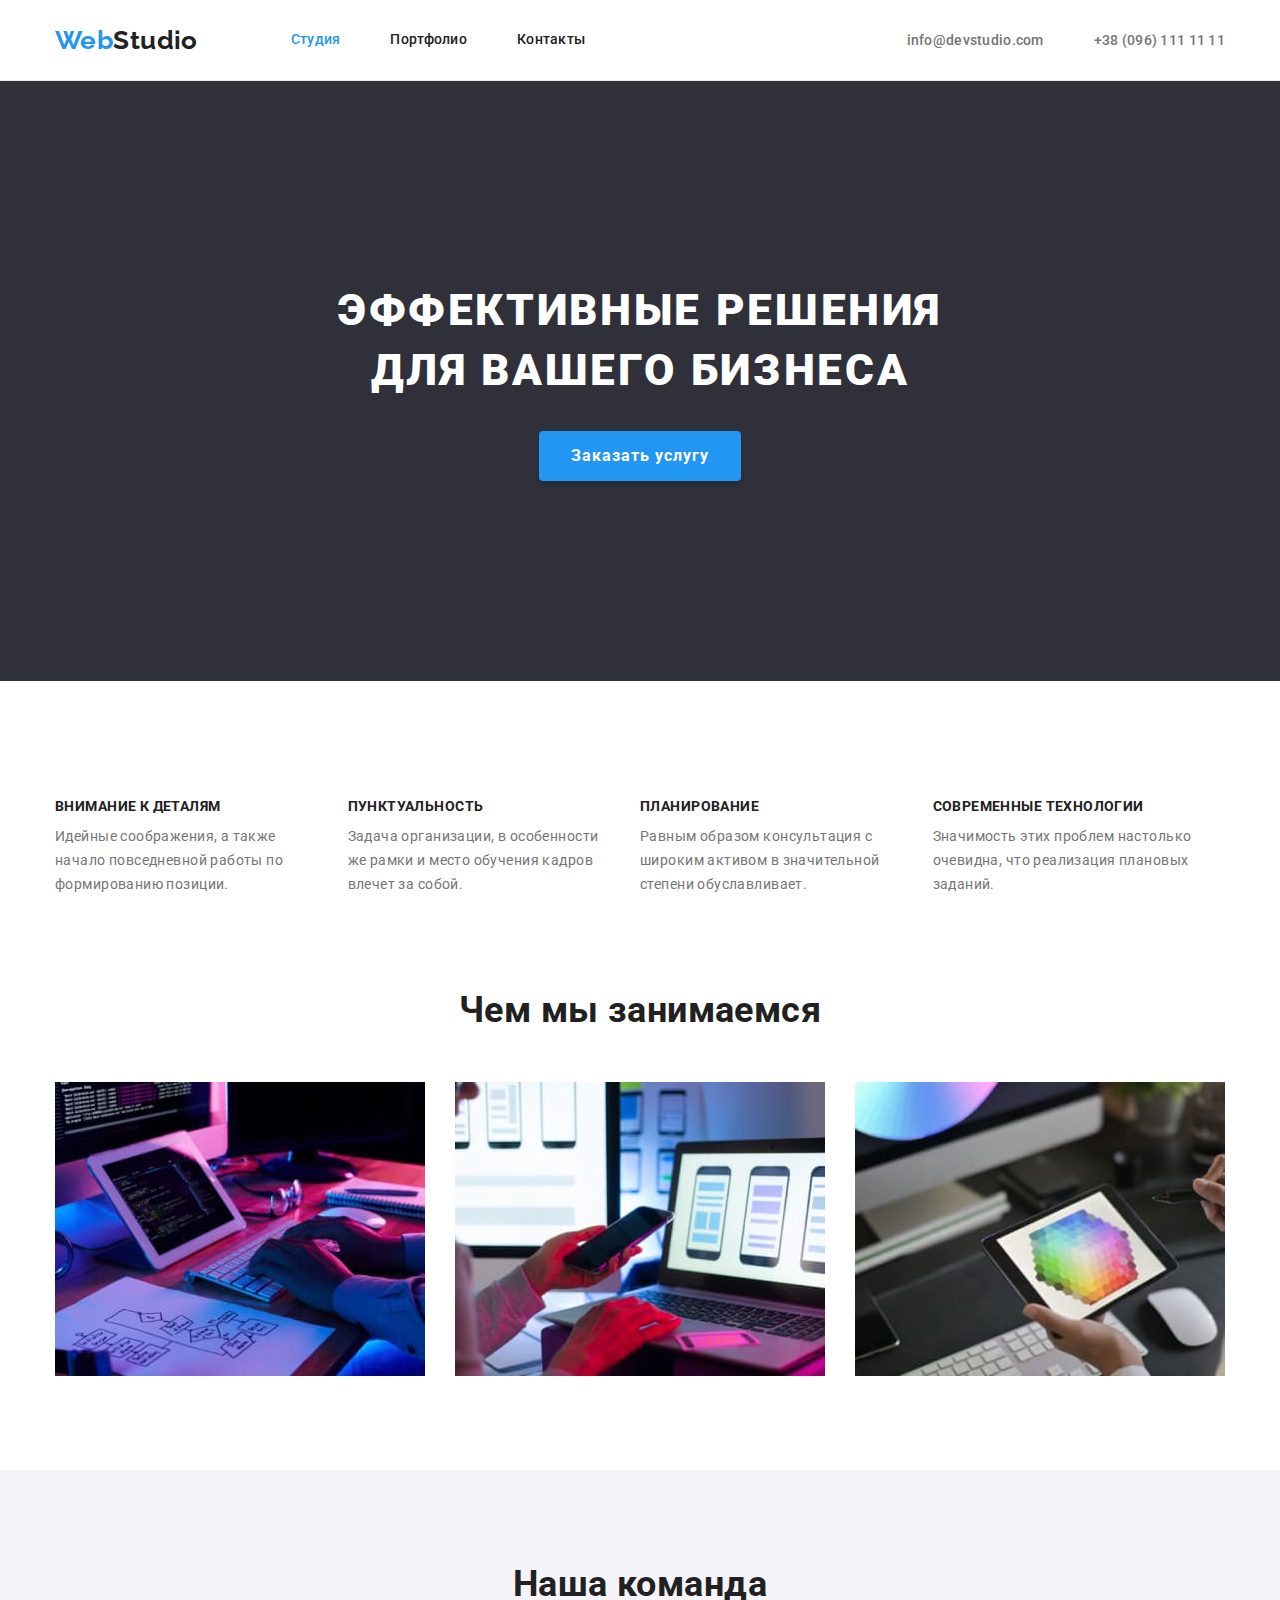
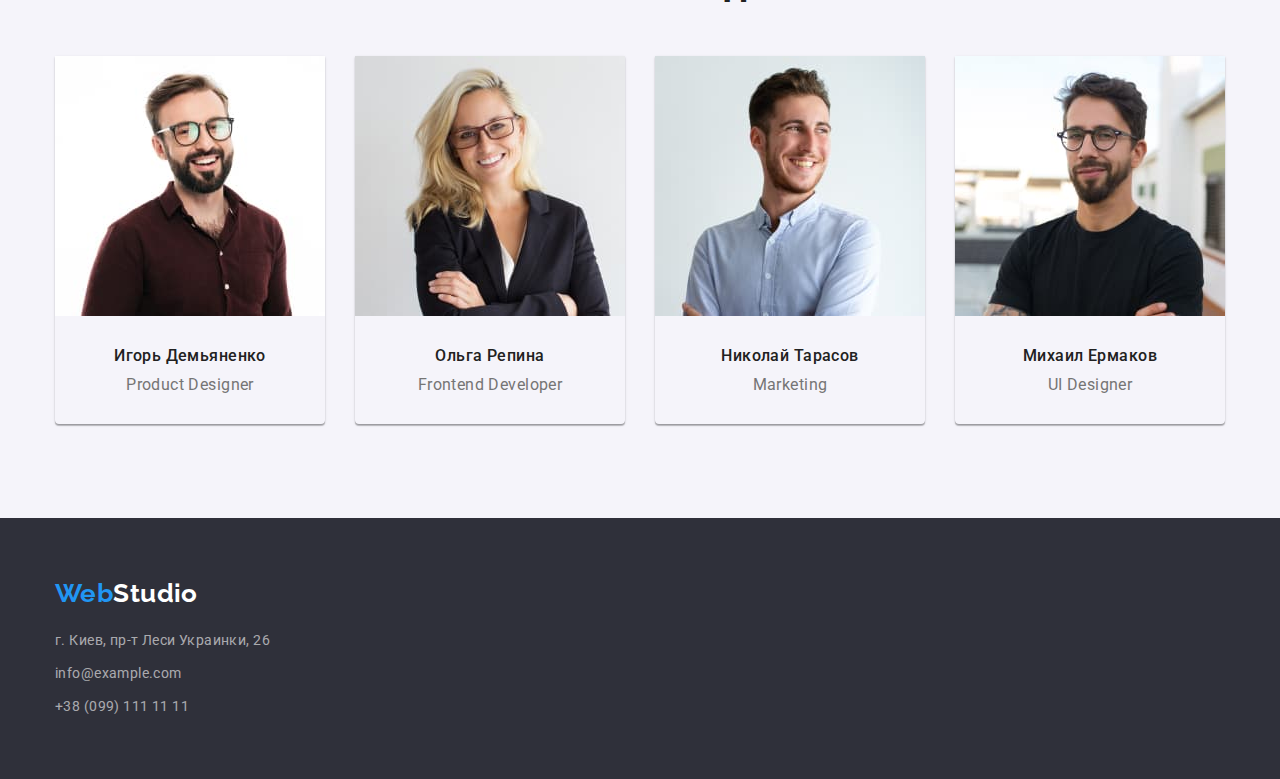
<file: index.html>
<!DOCTYPE html>
<html lang="ru">

<head>
	<meta charset="UTF-8">
	<meta http-equiv="X-UA-Compatible" content="IE=edge">
	<meta name="viewport" content="width=device-width, initial-scale=1.0">
	<title>Веб-студия</title>

	<link rel="preconnect" href="https://fonts.googleapis.com">
	<link rel="preconnect" href="https://fonts.gstatic.com" crossorigin>
	<link
		href="https://fonts.googleapis.com/css2?family=Raleway:wght@700&family=Roboto:wght@400;500;700;900&display=swap"
		rel="stylesheet">

	<link rel="stylesheet" href="https://cdnjs.cloudflare.com/ajax/libs/modern-normalize/1.1.0/modern-normalize.min.css">

	<link rel="stylesheet" href="css/style.css">
</head>


<body>
	<!-- верхняя линия -->
	<header class="header-section">
		<div class="container flex">
			<nav>
				<a class="nav__logo" href="./index.html"><span class="logo-1">Web</span>Studio</a>
				<ul class="nav">
					<li class="nav-item"><a class="nav__link current" href="./index.html">Студия</a></li>
					<li class="nav-item"><a class="nav__link" href="./portfolio.html">Портфолио</a></li>
					<li class="nav-item"><a class="nav__link" href="./index.html">Контакты</a></li>
				</ul>
			</nav>

			<ul class="contacts">
				<li class="contacts-item"><a class="contacts-link" href="mailto:info@devstudio.com">info@devstudio.com</a>
				</li>
				<li class="contacts-item"><a class="contacts-link" href="tel:+380961111111">+38 (096) 111 11 11</a></li>
			</ul>
		</div>
	</header>

	<main>
		<!-- Шапка -->
		<section class="hero-section">
			<!-- Герой -->
			<div class="container">
				<h1 class="hero-title">Эффективные решения для вашего бизнеса</h1>
				<button type="button" class="hero-button">Заказать услугу</button>
			</div>
		</section>


		<!-- Особенности -->
		<section class="section features-section">
			<div class="container">

				<h2 class="title-hiden">Особенности</h2>
				<ul class="features">
					<li class="features-item">
						<div class="features-content">
							<h3 class="features__title">Внимание к деталям</h3>
							<p class="features__text">Идейные соображения, а также начало повседневной работы по формированию
								позиции.</p>
						</div>
					</li>
					<li class="features-item">
						<div class="features-content">
							<h3 class="features__title">Пунктуальность</h3>
							<p class="features__text">Задача организации, в особенности же рамки и место обучения кадров влечет
								за
								собой.</p>
						</div>
					</li>
					<li class="features-item">
						<div class="features-content">
							<h3 class="features__title">Планирование</h3>
							<p class="features__text">Равным образом консультация с широким активом в значительной степени
								обуславливает.</p>
						</div>
					</li>
					<li class="features-item">
						<div class="features-content">
							<h3 class="features__title">Современные технологии</h3>
							<p class="features__text">Значимость этих проблем настолько очевидна, что реализация плановых
								заданий.
							</p>
						</div>
					</li>
				</ul>
			</div>
		</section>

		<!-- Чем мы занимаемся -->
		<section class="section skill-section">

			<div class="container">
				<h2 class="skill-title">Чем мы занимаемся</h2>
				<ul class="skill">
					<li class="skill-item">
						<img class="skill-img" src="./images/img.jpg" height="294" width="370" alt="Десктопная разработка">
					</li>
					<li class="skill-item">
						<img class="skill-img" src="./images/img-1.jpg" height="294" width="370" alt="Мобильная разработка">
					</li>
					<li class="skill-item">
						<img class="skill-img" src="./images/img-2.jpg" height="294" width="370" alt="Дизайнерские решения">
					</li>
				</ul>
			</div>
		</section>


		<!-- Наша команда -->
		<section class="workers-section section">
			<div class="container">

				<h2 class="workers__title">Наша команда</h2>
				<ul class="workers">
					<li class="workers__card">
						<img src="./images/workers/img-3.jpg" height="260" width="270" alt="Фото Игоря Демьяненко">

						<div class="card-content">
							<h3 class="workers__card-title">Игорь Демьяненко</h3>
							<p class="workers__card-text">Product Designer</p>
						</div>
					</li>

					<li class="workers__card">
						<img src="./images/workers/img-4.jpg" height="260" width="270" alt="Фото Ольги Репиной">

						<div class="card-content">
							<h3 class="workers__card-title">Ольга Репина</h3>
							<p class="workers__card-text">Frontend Developer</p>
						</div>
					</li>

					<li class="workers__card">
						<img src="./images/workers/img-5.jpg" height="260" width="270" alt="Фото Николая Тарасова">
						<div class="card-content">
							<h3 class="workers__card-title">Николай Тарасов</h3>
							<p class="workers__card-text">Marketing</p>
						</div>
					</li>

					<li class="workers__card">
						<img src="./images/workers/img-6.jpg" height="260" width="270" alt="Фото Михаила Ермакова">
						<div class="card-content">
							<h3 class="workers__card-title">Михаил Ермаков</h3>
							<p class="workers__card-text">UI Designer</p>
						</div>
					</li>
				</ul>
			</div>
		</section>

	</main>

	<!-- Подвал -->
	<footer class="footer-section">
		<div class="container">
			<a class="footer-logo" href="./index.html"><span class="logo-1">Web</span>Studio</a>
			<address>
				<ul class="address">
					<li class="address-item street">
						<a class="address-link" target="_blank"
							href="https://www.google.com.ua/maps/place/бул.+Леси+Украинки,+26,+Киев">
							г. Киев, пр-т Леси Украинки, 26</a>
					</li>
					<li class="address-item"><a class="address-link" href="mailto:info@example.com">info@example.com</a></li>
					<li class="address-item"><a class="address-link" href="tel:+380991111111">+38 (099) 111 11 11</a></li>
				</ul>
			</address>
		</div>
	</footer>


</body>

</html>
</file>
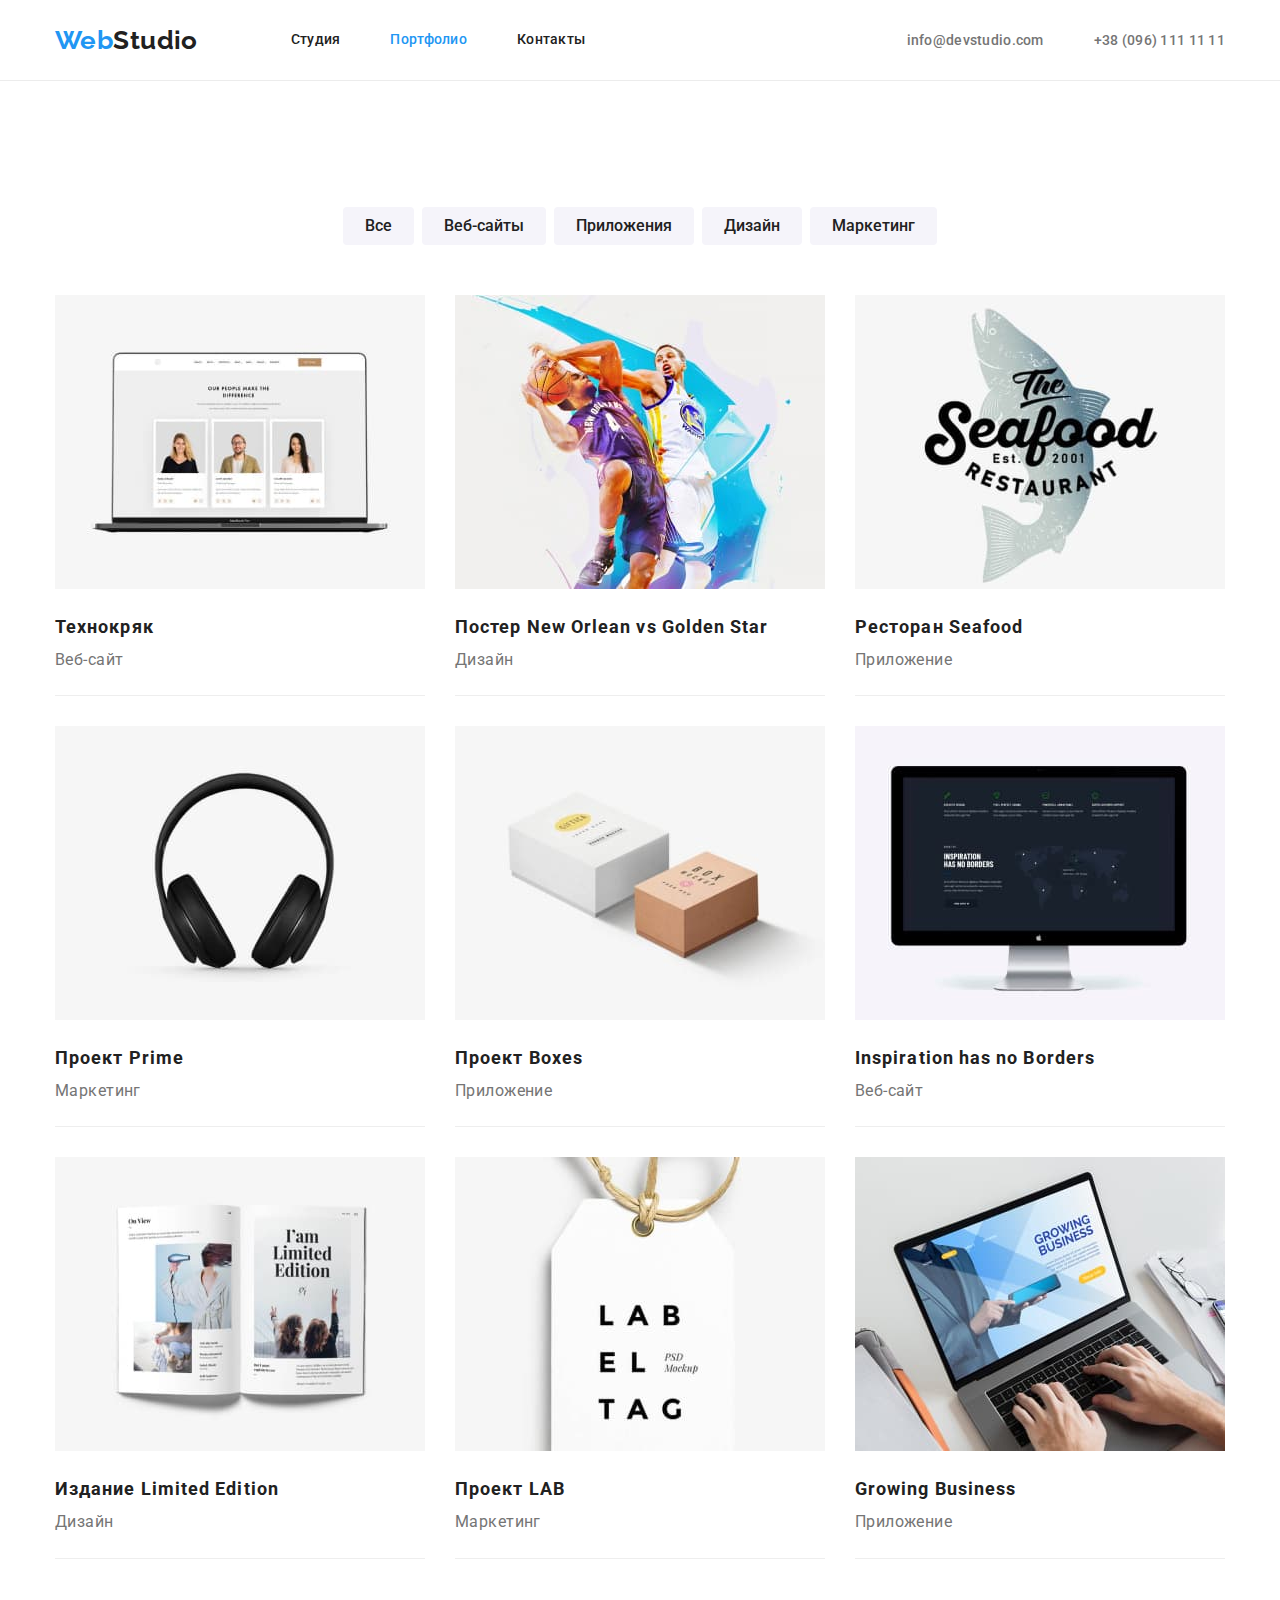
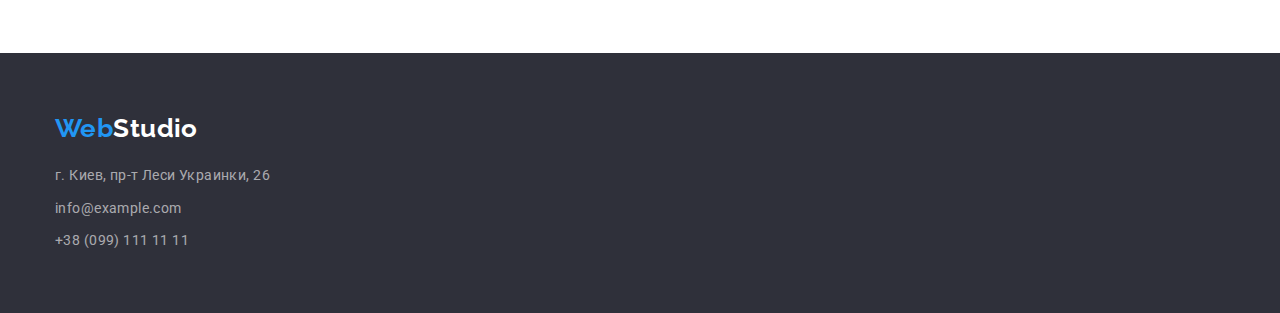
<file: portfolio.html>
<!DOCTYPE html>
<html lang="ru">

<head>
	<meta charset="UTF-8">
	<meta http-equiv="X-UA-Compatible" content="IE=edge">
	<meta name="viewport" content="width=device-width, initial-scale=1.0">
	<title>Портфолио</title>

	<link rel="preconnect" href="https://fonts.googleapis.com">
	<link rel="preconnect" href="https://fonts.gstatic.com" crossorigin>
	<link
		href="https://fonts.googleapis.com/css2?family=Raleway:wght@700&family=Roboto:wght@400;500;700;900&display=swap"
		rel="stylesheet">

	<link rel="stylesheet" href="https://cdnjs.cloudflare.com/ajax/libs/modern-normalize/1.1.0/modern-normalize.min.css">

	<link rel="stylesheet" href="./css/style.css">
</head>

<body>
	<header class="header-section">
		<div class="container flex">
			<nav>
				<a class="nav__logo" href="./index.html"><span class="logo-1">Web</span>Studio</a>
				<ul class="nav">
					<li class="nav-item"><a class="nav__link " href="./index.html">Студия</a></li>
					<li class="nav-item"><a class="nav__link current" href="./portfolio.html">Портфолио</a></li>
					<li class="nav-item"><a class="nav__link" href="./index.html">Контакты</a></li>
				</ul>
			</nav>

			<ul class="contacts">
				<li class="contacts-item"><a class="contacts-link" href="mailto:info@devstudio.com">info@devstudio.com</a>
				</li>
				<li class="contacts-item"><a class="contacts-link" href="tel:+380961111111">+38 (096) 111 11 11</a></li>
			</ul>
		</div>
	</header>

	<main>
		<section class="section">
			<div class="container">

				<h1 class="title-hiden">Проэкты</h1>

				<!-- Фильтр -->
				<ul class="filter-section">
					<li class="filter-item"><button type="button" class="filter__button">Все</button></li>
					<li class="filter-item"><button type="button" class="filter__button">Веб-сайты</button></li>
					<li class="filter-item"><button type="button" class="filter__button">Приложения</button></li>
					<li class="filter-item"><button type="button" class="filter__button">Дизайн</button></li>
					<li class="filter-item"><button type="button" class="filter__button">Маркетинг</button></li>
				</ul>

				<!-- Проэкты-->
				<ul class="projects-section">
					<li class="project-item">
						<a class="project-link" href="#">
							<img src="./images/portfolio/img.jpg" height="294" width="370" alt="Технокряк">
							<div class="project-content">
								<h2 class="project-title">Технокряк</h2>
								<p class="project-text">Веб-сайт</p>
							</div>
						</a>
					</li>
					<li class="project-item">
						<a class="project-link" href="#">
							<img src="./images/portfolio/img-1.jpg" height="294" width="370"
								alt="Постер New Orlean vs Golden Star">
							<div class="project-content">
								<h2 class="project-title">Постер New Orlean vs Golden Star</h2>
								<p class="project-text">Дизайн</p>
							</div>
						</a>
					</li>
					<li class="project-item">
						<a class="project-link" href="#">
							<img src="./images/portfolio/img-2.jpg" height="294" width="370" alt="Ресторан Seafood">
							<div class="project-content">
								<h2 class="project-title">Ресторан Seafood</h2>
								<p class="project-text">Приложение</p>
							</div>
						</a>
					</li>
					<li class="project-item">
						<a class="project-link" href="#">
							<img src="./images/portfolio/img-3.jpg" height="294" width="370" alt="Проект Prime">
							<div class="project-content">
								<h2 class="project-title">Проект Prime</h2>
								<p class="project-text">Маркетинг</p>
							</div>
						</a>
					</li>
					<li class="project-item">
						<a class="project-link" href="#">
							<img src="./images/portfolio/img-4.jpg" height="294" width="370" alt="Проект Boxes">
							<div class="project-content">
								<h2 class="project-title">Проект Boxes</h2>
								<p class="project-text">Приложение</p>
							</div>
						</a>
					</li>
					<li class="project-item">
						<a class="project-link" href="#">
							<img src="./images/portfolio/img-5.jpg" height="294" width="370" alt="Inspiration has no Borders">
							<div class="project-content">
								<h2 class="project-title">Inspiration has no Borders</h2>
								<p class="project-text">Веб-сайт</p>
							</div>
						</a>
					</li>
					<li class="project-item">
						<a class="project-link" href="#">
							<img src="./images/portfolio/img-6.jpg" height="294" width="370" alt="Издание Limited Edition">
							<div class="project-content">
								<h2 class="project-title">Издание Limited Edition</h2>
								<p class="project-text">Дизайн</p>
							</div>
						</a>
					</li>
					<li class="project-item">
						<a class="project-link" href="#">
							<img src="./images/portfolio/img-7.jpg" height="294" width="370" alt="роект LAB">
							<div class="project-content">
								<h2 class="project-title">Проект LAB</h2>
								<p class="project-text">Маркетинг</p>
							</div>
						</a>
					</li>
					<li class="project-item">
						<a class="project-link" href="#">
							<img src="./images/portfolio/img-8.jpg" height="294" width="370" alt="Growing Business">
							<div class="project-content">
								<h2 class="project-title">Growing Business</h2>
								<p class="project-text">Приложение</p>
							</div>
						</a>
					</li>
				</ul>
			</div>
		</section>
	</main>

	<!-- Подвал -->
	<footer class="footer-section">
		<div class="container">
			<a class="footer-logo" href="./index.html"><span class="logo-1">Web</span>Studio</a>
			<address>
				<ul class="address">
					<li class="address-item street">
						<a class="address-link" target="_blank"
							href="https://www.google.com.ua/maps/place/бул.+Леси+Украинки,+26,+Киев">
							г. Киев, пр-т Леси Украинки, 26</a>
					</li>
					<li class="address-item"><a class="address-link" href="mailto:info@example.com">info@example.com</a></li>
					<li class="address-item"><a class="address-link" href="tel:+380991111111">+38 (099) 111 11 11</a></li>
				</ul>
			</address>
		</div>
	</footer>
</body>

</html>
</file>
<file: css/style.css>
a,
a:visited {
	text-decoration: none;
}
ul li {
	list-style: none;
}
h1,
h2,
h3,
p {
	margin: 0;
}
ul {
	margin: 0;
	padding: 0;
}

img {
	display: block;
	max-width: 100%;
	height: auto;
}

:root {
	--brand-color: #2196f3;
	--primery-text-color: #757575;
	--secondary-text-color: #212121;
	--bg-color: #ffffff;
	--secondary-bg: #2f303a;
	--third-bg: #f5f4fa;
	--item-gap: 30px;
}

body {
	font-family: "Roboto", sans-serif;
	letter-spacing: 0.03em;
	color: var(--primery-text-color);
	font-size: 14px;
}

.container {
	width: 1200px;
	padding-left: 15px;
	padding-right: 15px;

	margin-left: auto;
	margin-right: auto;
}

.section {
	padding-top: 94px;
	padding-bottom: 94px;
}
/* -------Хедер------- */
.header-section {
	background: var(--bg-color);
	border-bottom: 1px solid #ececec;
}
.flex {
	display: flex;
	justify-content: space-between;
}
.nav__logo,
.footer-logo {
	font-family: "Raleway", sans-serif;
	font-weight: 700;
	font-size: 26px;
	line-height: 1.19;
	color: var(--secondary-text-color);
}
.nav__logo {
}

.logo-1 {
	color: var(--brand-color);
}
nav {
	display: flex;
	align-items: center;
}
.nav {
	display: flex;

	margin-left: 93px;
}
.nav-item:not(:first-child) {
	margin-left: 50px;
}
.nav-item {
}
.nav__link {
	display: block;
	font-weight: 500;
	line-height: 1.14;
	letter-spacing: 0.02em;

	padding-top: 32px;
	padding-bottom: 32px;

	color: var(--secondary-text-color);
}
.contacts {
	display: flex;
	align-items: center;
}
.contacts-item:not(:first-child) {
	margin-left: 50px;
}
.contacts-link {
	font-weight: 500;
	line-height: 1.14;
	letter-spacing: 0.02em;

	color: var(--primery-text-color);
}
.current {
	color: var(--brand-color);
}

/* -------Герой------- */
.hero-section {
	background: var(--secondary-bg);
	text-align: center;
	padding-top: 200px;
	padding-bottom: 200px;
}
.hero-title {
	font-weight: 900;
	font-size: 44px;
	line-height: 1.36;

	margin-right: 237px;
	margin-left: 237px;

	letter-spacing: 0.06em;
	text-transform: uppercase;

	color: var(--bg-color);
}
.hero-button {
	cursor: pointer;
	font-family: "roboto", sans-serif;
	font-weight: 700;
	font-size: 16px;
	line-height: 1.9;
	letter-spacing: 0.06em;

	margin-top: 30px;
	padding: 10px 32px;
	border: 0px;

	color: var(--bg-color);

	background: var(--brand-color);
	box-shadow: 0px 4px 4px rgba(0, 0, 0, 0.15);
	border-radius: 4px;
}

/* -------Особенности------- */
.features-section {
}
.title-hiden {
	visibility: hidden;
}
.features {
	display: flex;
}
.features-item {
	width: calc((100% - 120px) / 4);
}
.features-item:not(:first-child) {
	margin-left: var(--item-gap);
}
.features-img {
	background: var(--third-bg);
}
.features-content {
}
.features__title {
	font-weight: 700;
	font-size: 14px;
	line-height: 1.14;
	text-transform: uppercase;

	color: var(--secondary-text-color);
}
.features__text {
	font-weight: 400;
	font-size: 14px;
	line-height: 1.7;

	margin-top: 10px;
}

/* -------Чем мы занимаемся------- */
.skill-section {
	padding-top: 0;
}
.skill-title {
	font-weight: 700;
	font-size: 36px;
	line-height: 1.16;
	text-align: center;

	color: var(--secondary-text-color);
}
.skill {
	display: flex;
	margin-top: 50px;
}
.skill-item:not(:first-child) {
	margin-left: var(--item-gap);
}
.skill-img {
}

/* -------Наша команда------- */
.workers-section {
	background: var(--third-bg);
	text-align: center;
}
.workers__title {
	font-weight: 700;
	font-size: 36px;
	line-height: 1.16;

	color: var(--secondary-text-color);
}
.workers {
	display: flex;
	margin-top: 50px;
}
.workers__card:not(:first-child) {
	margin-left: var(--item-gap);
}
.workers__card {
	box-shadow: 0px 1px 3px rgba(0, 0, 0, 0.12), 0px 1px 1px rgba(0, 0, 0, 0.14), 0px 2px 1px rgba(0, 0, 0, 0.2);
	border-radius: 0px 0px 4px 4px;
}
.card-content {
	padding-top: 30px;
	padding-bottom: 30px;
}
.workers__card-title {
	font-weight: 500;
	font-size: 16px;
	line-height: 1.2;

	color: var(--secondary-text-color);
}
.workers__card-text {
	font-weight: 400;
	font-size: 16px;
	line-height: 1.19;

	margin-top: 10px;
}

/* -------Подвал------- */
.footer-section {
	padding-top: 60px;
	padding-bottom: 60px;
	background: var(--secondary-bg);
}
.footer-logo {
	color: var(--bg-color);
}
.address {
	margin-top: 20px;
}
.street {
	color: var(--bg-color);
}
.address-item:not(:first-child) {
	margin-top: 9px;
}
.address-link {
	font-style: normal;
	font-weight: 400;
	font-size: 14px;
	line-height: 1.7;

	color: rgba(255, 255, 255, 0.6);
}

/* --------------Портфолио-------------- */
/* -------Фильтр------- */
.filter-section {
	display: flex;
	justify-content: center;

	margin-bottom: 50px;
}
.filter-item:not(:first-child) {
	margin-left: 8px;
}
.filter__button {
	cursor: pointer;
	font-family: "Roboto", sans-serif;
	font-weight: 500;
	font-size: 16px;
	line-height: 1.6;

	padding-top: 6px;
	padding-bottom: 6px;
	padding-right: 22px;
	padding-left: 22px;

	text-align: center;
	color: var(--secondary-text-color);
	border: transparent;

	background: var(--third-bg);
	border-radius: 4px;
}

/* -------Проэкты------- */
.projects-section {
	display: flex;
	flex-wrap: wrap;

	margin-top: calc(-1 * var(--item-gap));
	margin-left: calc(-1 * var(--item-gap));
}
.project-item {
	margin-top: var(--item-gap);
	margin-left: var(--item-gap);

	flex-basis: calc((100% - var(--item-gap) * 3) / 3);

	border-bottom: 1px solid #eeeeee;
}

.project-link {
}
.project-content {
	margin-top: 20px;
	margin-bottom: 20px;
}
.project-title {
	font-weight: 700;
	font-size: 18px;
	line-height: 2;

	letter-spacing: 0.06em;

	color: var(--secondary-text-color);
}
.project-text {
	font-weight: 400;
	font-size: 16px;
	line-height: 1.9;

	color: var(--primery-text-color);
}

/* -------При наведении------- */
.filter__button:hover,
.filter__button:focus {
	color: var(--bg-color);
	background: var(--brand-color);

	box-shadow: 0px 3px 1px rgba(0, 0, 0, 0.1), 0px 1px 2px rgba(0, 0, 0, 0.08), 0px 2px 2px rgba(0, 0, 0, 0.12);
}

.nav__link:hover,
.contacts-link:hover,
.address-link:hover,
.nav__link:focus,
.contacts-link:focus,
.address-link:focus {
	color: var(--brand-color);
}
</file>
